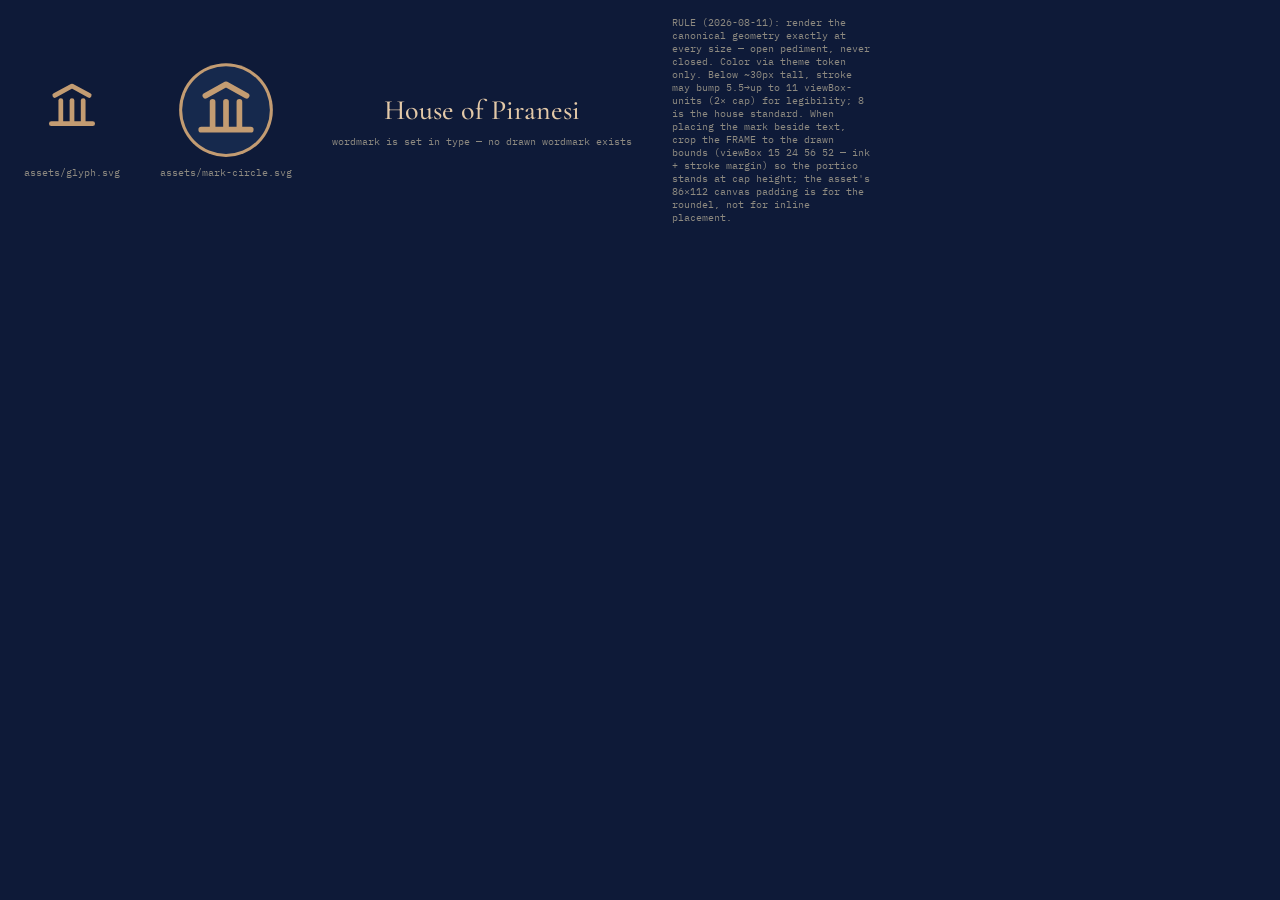
<file: guidelines/brand-marks.card.html>
<!-- @dsCard group="Brand" viewport="700x170" name="Marks" subtitle="The columned-house glyph — outline and roundel" -->
<!DOCTYPE html>
<html>
<head>
<meta charset="utf-8">
<link rel="stylesheet" href="../styles.css">
<style>
  html, body { margin: 0; }
  body { background: var(--surface-deep); font-family: var(--font-mono); padding: 16px 24px; display: flex; align-items: center; gap: 40px; }
  a { color: var(--bronze-400); } a:hover { color: var(--bronze-300); }
  .m { display: flex; flex-direction: column; align-items: center; gap: 8px; }
  .m img { height: 96px; }
  .m span { font-size: 10px; color: var(--text-muted); }
  .name { font-family: var(--font-display); font-size: var(--text-xl); color: var(--text-display); font-weight: 500; }
</style>
</head>
<body>
  <div class="m"><img src="../assets/glyph.svg" alt="Glyph"><span>assets/glyph.svg</span></div>
  <div class="m"><img src="../assets/mark-circle.svg" alt="Roundel"><span>assets/mark-circle.svg</span></div>
  <div class="m"><div class="name">House of Piranesi</div><span>wordmark is set in type — no drawn wordmark exists</span></div>
  <div class="m" style="max-width:200px"><span style="font-size:10px;color:var(--text-muted);text-align:left">RULE (2026-08-11): render the canonical geometry exactly at every size — open pediment, never closed. Color via theme token only. Below ~30px tall, stroke may bump 5.5&rarr;up to 11 viewBox-units (2&times; cap) for legibility; 8 is the house standard. When placing the mark beside text, crop the FRAME to the drawn bounds (viewBox 15 24 56 52 — ink + stroke margin) so the portico stands at cap height; the asset's 86&times;112 canvas padding is for the roundel, not for inline placement.</span></div>
</body>
</html>
</file>
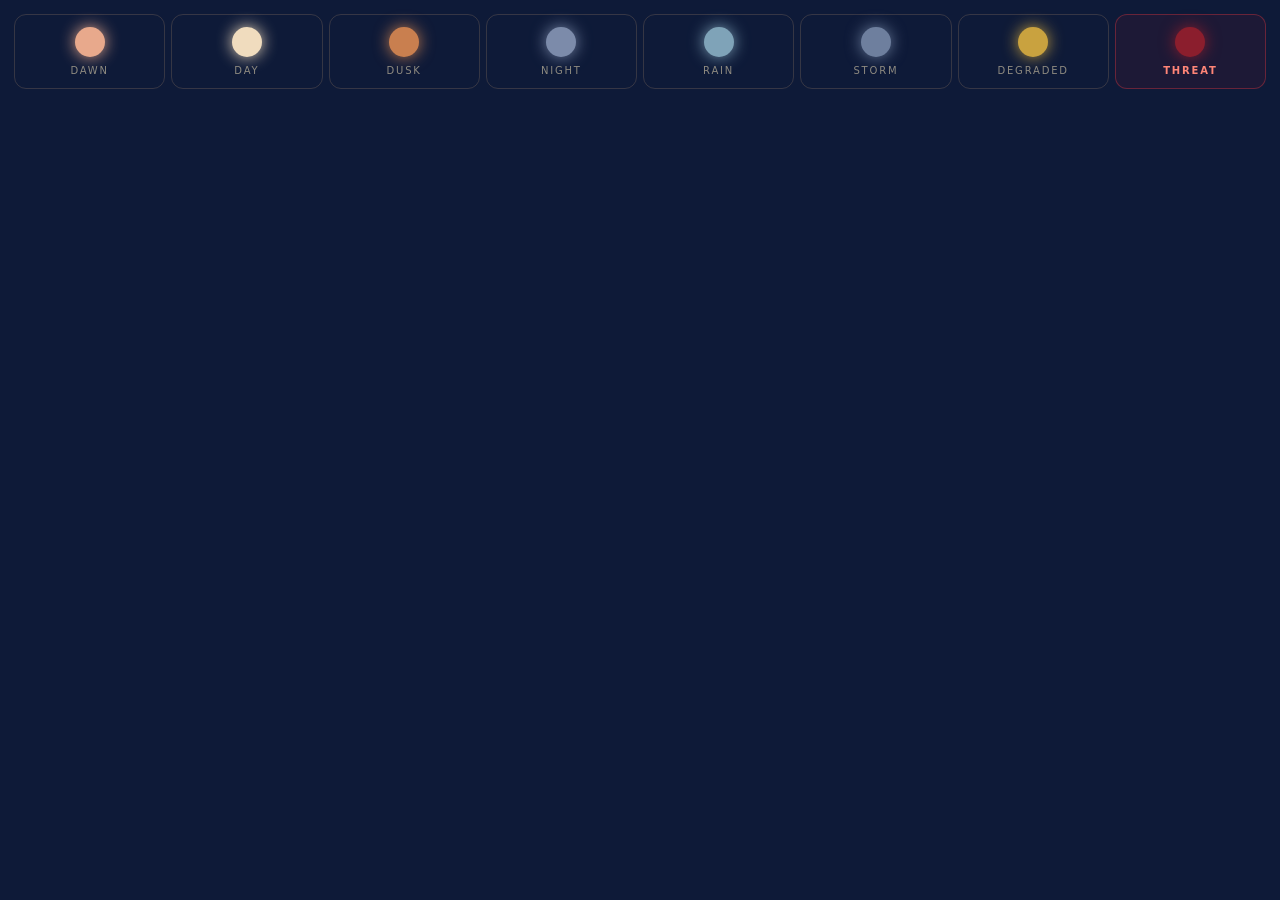
<file: guidelines/colors-context.card.html>
<!-- @dsCard group="Colors" viewport="700x150" name="Context Modulations" subtitle="Time of day, weather, system status — layered over any mood" -->
<!DOCTYPE html>
<html>
<head>
<meta charset="utf-8">
<link rel="stylesheet" href="../styles.css">
<style>
  html, body { margin: 0; }
  body { background: var(--surface-deep); font-family: var(--font-ui); padding: 14px; }
  a { color: var(--bronze-400); } a:hover { color: var(--bronze-300); }
  .row { display: grid; grid-template-columns: repeat(8, 1fr); gap: 6px; }
  .m { display: flex; flex-direction: column; align-items: center; gap: 8px; padding: 12px 4px; border: 1px solid var(--border-subtle); border-radius: var(--radius-md); }
  .dot { width: 30px; height: 30px; border-radius: 50%; }
  .m span { font-size: 10px; color: var(--text-muted); letter-spacing: var(--tracking-caps); text-transform: uppercase; }
  .m.threat { border-color: rgba(179, 49, 63, 0.5); background: rgba(139, 30, 45, 0.12); }
  .m.threat span { color: var(--threat-text); font-weight: 700; }
</style>
</head>
<body>
  <div class="row">
    <div class="m"><div class="dot" style="background: var(--mod-dawn); box-shadow: 0 0 16px var(--mod-dawn);"></div><span>dawn</span></div>
    <div class="m"><div class="dot" style="background: var(--mod-day); box-shadow: 0 0 16px var(--mod-day);"></div><span>day</span></div>
    <div class="m"><div class="dot" style="background: var(--mod-dusk); box-shadow: 0 0 16px var(--mod-dusk);"></div><span>dusk</span></div>
    <div class="m"><div class="dot" style="background: var(--mod-night); box-shadow: 0 0 16px var(--mod-night);"></div><span>night</span></div>
    <div class="m"><div class="dot" style="background: var(--mod-rain); box-shadow: 0 0 16px var(--mod-rain);"></div><span>rain</span></div>
    <div class="m"><div class="dot" style="background: var(--mod-storm); box-shadow: 0 0 16px var(--mod-storm);"></div><span>storm</span></div>
    <div class="m"><div class="dot" style="background: var(--mod-degraded); box-shadow: 0 0 16px var(--mod-degraded);"></div><span>degraded</span></div>
    <div class="m threat"><div class="dot" style="background: var(--mod-threat); box-shadow: 0 0 16px var(--mod-threat);"></div><span>threat</span></div>
  </div>
</body>
</html>
</file>
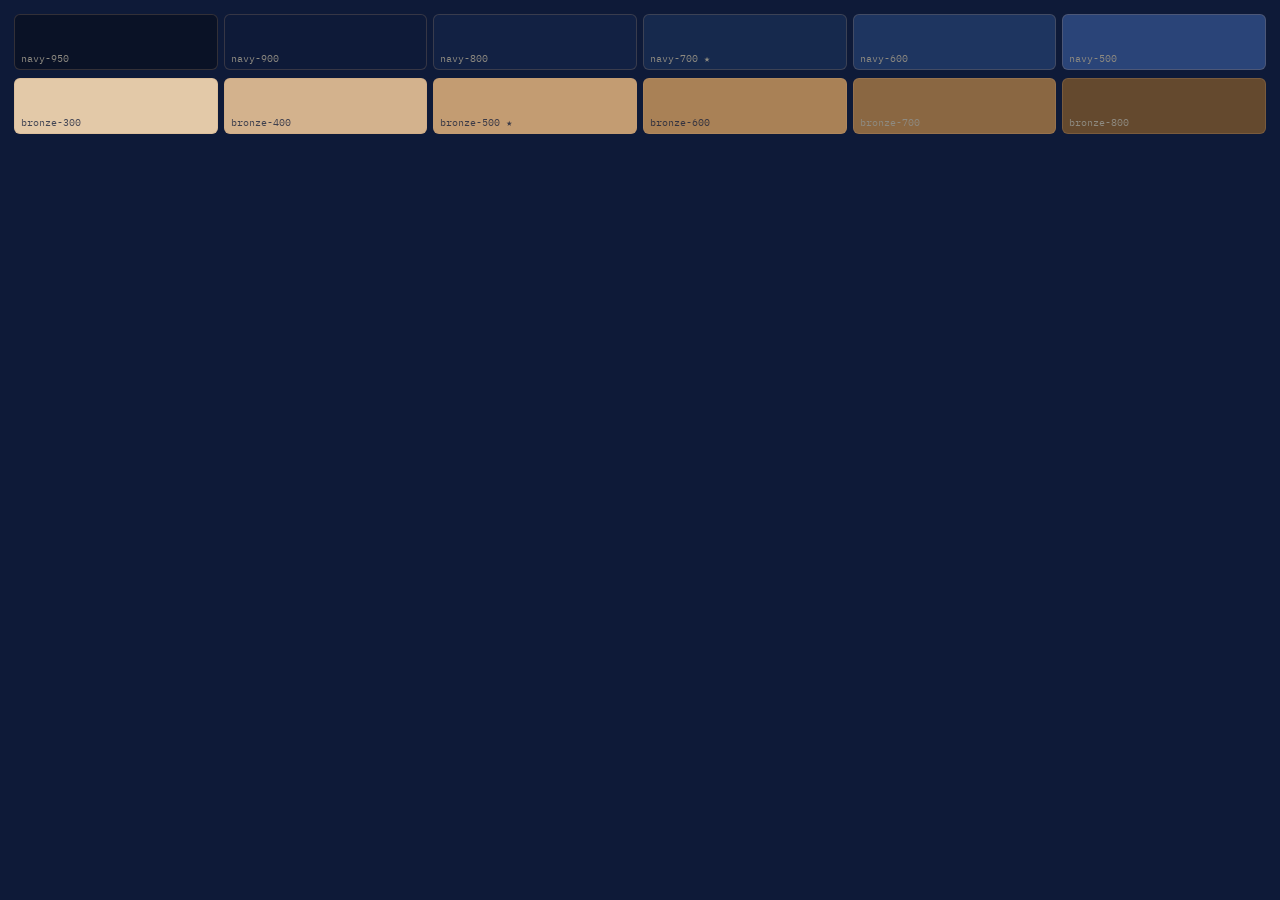
<file: guidelines/colors-core.card.html>
<!-- @dsCard group="Colors" viewport="700x150" name="Navy & Bronze" subtitle="Base surface and accent scales" -->
<!DOCTYPE html>
<html>
<head>
<meta charset="utf-8">
<link rel="stylesheet" href="../styles.css">
<style>
  html, body { margin: 0; }
  body { background: var(--surface-deep); font-family: var(--font-mono); padding: 14px; }
  a { color: var(--bronze-400); } a:hover { color: var(--bronze-300); }
  .row { display: grid; grid-template-columns: repeat(6, 1fr); gap: 6px; margin-bottom: 8px; }
  .sw { height: 46px; border-radius: var(--radius-sm); border: 1px solid var(--border-subtle); display: flex; align-items: flex-end; padding: 4px 6px; }
  .sw span { font-size: 10px; color: var(--text-muted); }
  .sw.on-light span { color: rgba(14, 26, 56, 0.75); }
</style>
</head>
<body>
  <div class="row">
    <div class="sw" style="background: var(--navy-950);"><span>navy-950</span></div>
    <div class="sw" style="background: var(--navy-900);"><span>navy-900</span></div>
    <div class="sw" style="background: var(--navy-800);"><span>navy-800</span></div>
    <div class="sw" style="background: var(--navy-700);"><span>navy-700 ★</span></div>
    <div class="sw" style="background: var(--navy-600);"><span>navy-600</span></div>
    <div class="sw" style="background: var(--navy-500);"><span>navy-500</span></div>
  </div>
  <div class="row" style="margin-bottom: 0;">
    <div class="sw on-light" style="background: var(--bronze-300);"><span>bronze-300</span></div>
    <div class="sw on-light" style="background: var(--bronze-400);"><span>bronze-400</span></div>
    <div class="sw on-light" style="background: var(--bronze-500);"><span>bronze-500 ★</span></div>
    <div class="sw on-light" style="background: var(--bronze-600);"><span>bronze-600</span></div>
    <div class="sw" style="background: var(--bronze-700);"><span>bronze-700</span></div>
    <div class="sw" style="background: var(--bronze-800);"><span>bronze-800</span></div>
  </div>
</body>
</html>
</file>
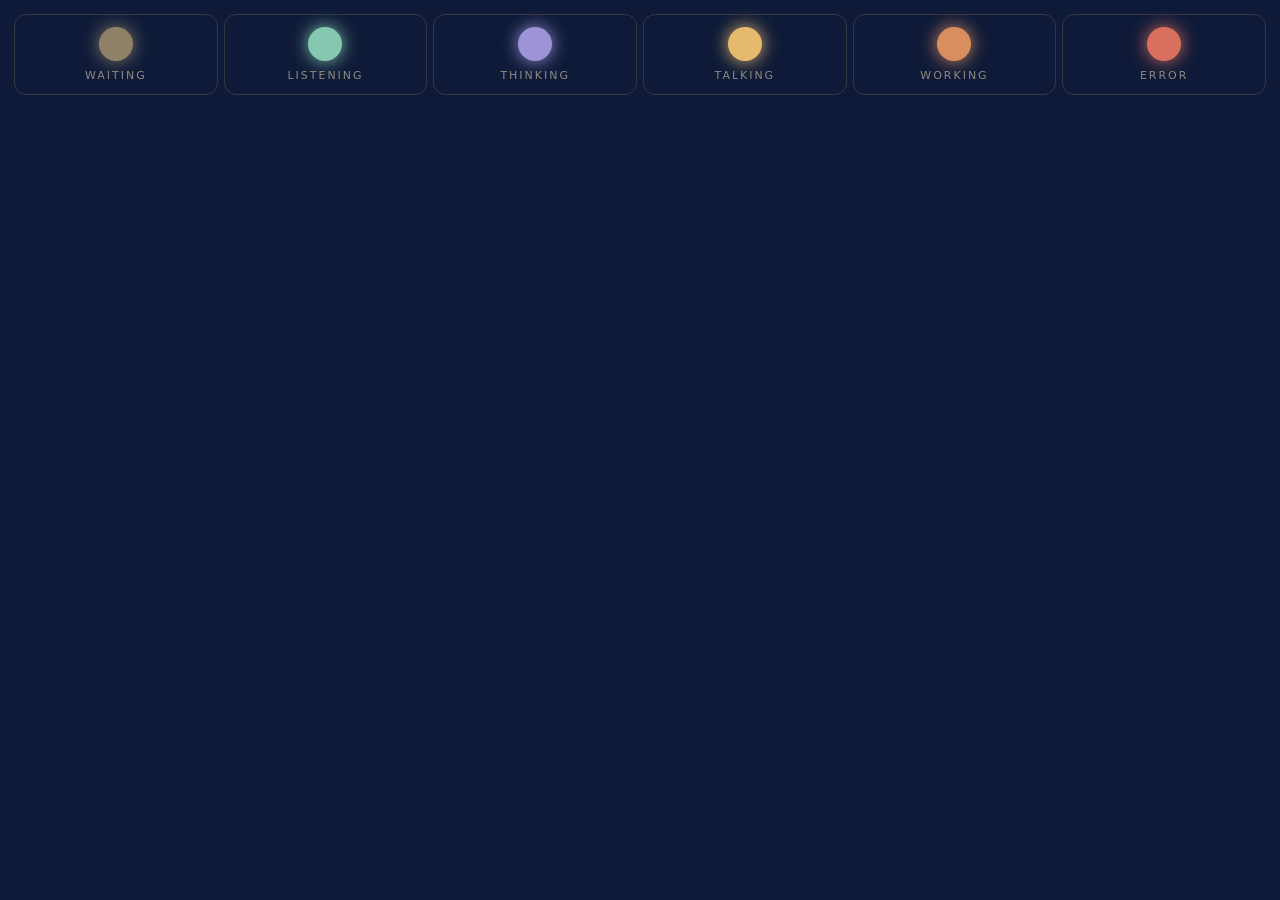
<file: guidelines/colors-mood.card.html>
<!-- @dsCard group="Colors" viewport="700x130" name="Mood Hues" subtitle="The orb shifts hue with conversational state" -->
<!DOCTYPE html>
<html>
<head>
<meta charset="utf-8">
<link rel="stylesheet" href="../styles.css">
<style>
  html, body { margin: 0; }
  body { background: var(--surface-deep); font-family: var(--font-ui); padding: 14px; }
  a { color: var(--bronze-400); } a:hover { color: var(--bronze-300); }
  .row { display: grid; grid-template-columns: repeat(6, 1fr); gap: 6px; }
  .m { display: flex; flex-direction: column; align-items: center; gap: 8px; padding: 12px 4px; border: 1px solid var(--border-subtle); border-radius: var(--radius-md); }
  .dot { width: 34px; height: 34px; border-radius: 50%; }
  .m span { font-size: 11px; color: var(--text-muted); letter-spacing: var(--tracking-caps); text-transform: uppercase; }
</style>
</head>
<body>
  <div class="row">
    <div class="m"><div class="dot" style="background: var(--mood-waiting); box-shadow: 0 0 18px var(--mood-waiting);"></div><span>waiting</span></div>
    <div class="m"><div class="dot" style="background: var(--mood-listening); box-shadow: 0 0 18px var(--mood-listening);"></div><span>listening</span></div>
    <div class="m"><div class="dot" style="background: var(--mood-thinking); box-shadow: 0 0 18px var(--mood-thinking);"></div><span>thinking</span></div>
    <div class="m"><div class="dot" style="background: var(--mood-talking); box-shadow: 0 0 18px var(--mood-talking);"></div><span>talking</span></div>
    <div class="m"><div class="dot" style="background: var(--mood-working); box-shadow: 0 0 18px var(--mood-working);"></div><span>working</span></div>
    <div class="m"><div class="dot" style="background: var(--mood-error); box-shadow: 0 0 18px var(--mood-error);"></div><span>error</span></div>
  </div>
</body>
</html>
</file>
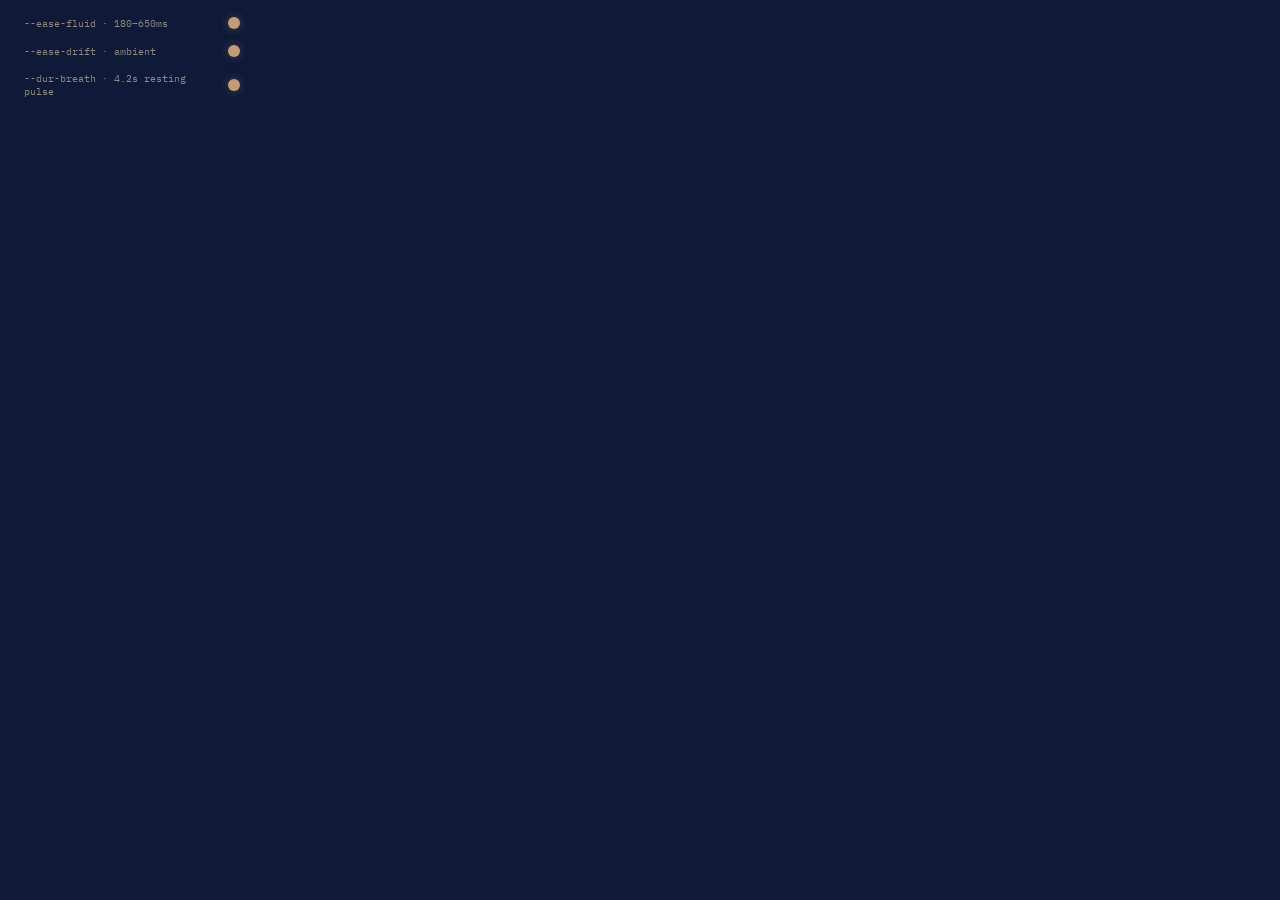
<file: guidelines/motion.card.html>
<!-- @dsCard group="Foundations" viewport="700x130" name="Motion" subtitle="Fluid morphs, never cuts — breathing is the resting tempo" -->
<!DOCTYPE html>
<html>
<head>
<meta charset="utf-8">
<link rel="stylesheet" href="../styles.css">
<style>
  html, body { margin: 0; }
  body { background: var(--surface-deep); font-family: var(--font-mono); padding: 16px 24px; display: flex; flex-direction: column; gap: 14px; }
  a { color: var(--bronze-400); } a:hover { color: var(--bronze-300); }
  .lane { display: flex; align-items: center; gap: 14px; }
  .lane span { font-size: 10px; color: var(--text-muted); width: 190px; }
  .track { flex: 1; height: 14px; position: relative; }
  .ball { position: absolute; top: 1px; width: 12px; height: 12px; border-radius: 50%; background: var(--bronze-500); box-shadow: 0 0 10px var(--glow-accent); }
  @media (prefers-reduced-motion: no-preference) {
    .a1 { animation: slide 1.8s var(--ease-fluid) infinite alternate; }
    .a2 { animation: slide 3.2s var(--ease-drift) infinite alternate; }
    .a3 { animation: breathe var(--dur-breath) ease-in-out infinite; left: 0; }
  }
  @keyframes slide { from { left: 0; } to { left: calc(100% - 12px); } }
  @keyframes breathe { 0%, 100% { transform: scale(1); opacity: 0.55; } 50% { transform: scale(1.7); opacity: 1; } }
</style>
</head>
<body>
  <div class="lane"><span>--ease-fluid · 180–650ms</span><div class="track"><div class="ball a1"></div></div></div>
  <div class="lane"><span>--ease-drift · ambient</span><div class="track"><div class="ball a2"></div></div></div>
  <div class="lane"><span>--dur-breath · 4.2s resting pulse</span><div class="track"><div class="ball a3"></div></div></div>
</body>
</html>
</file>
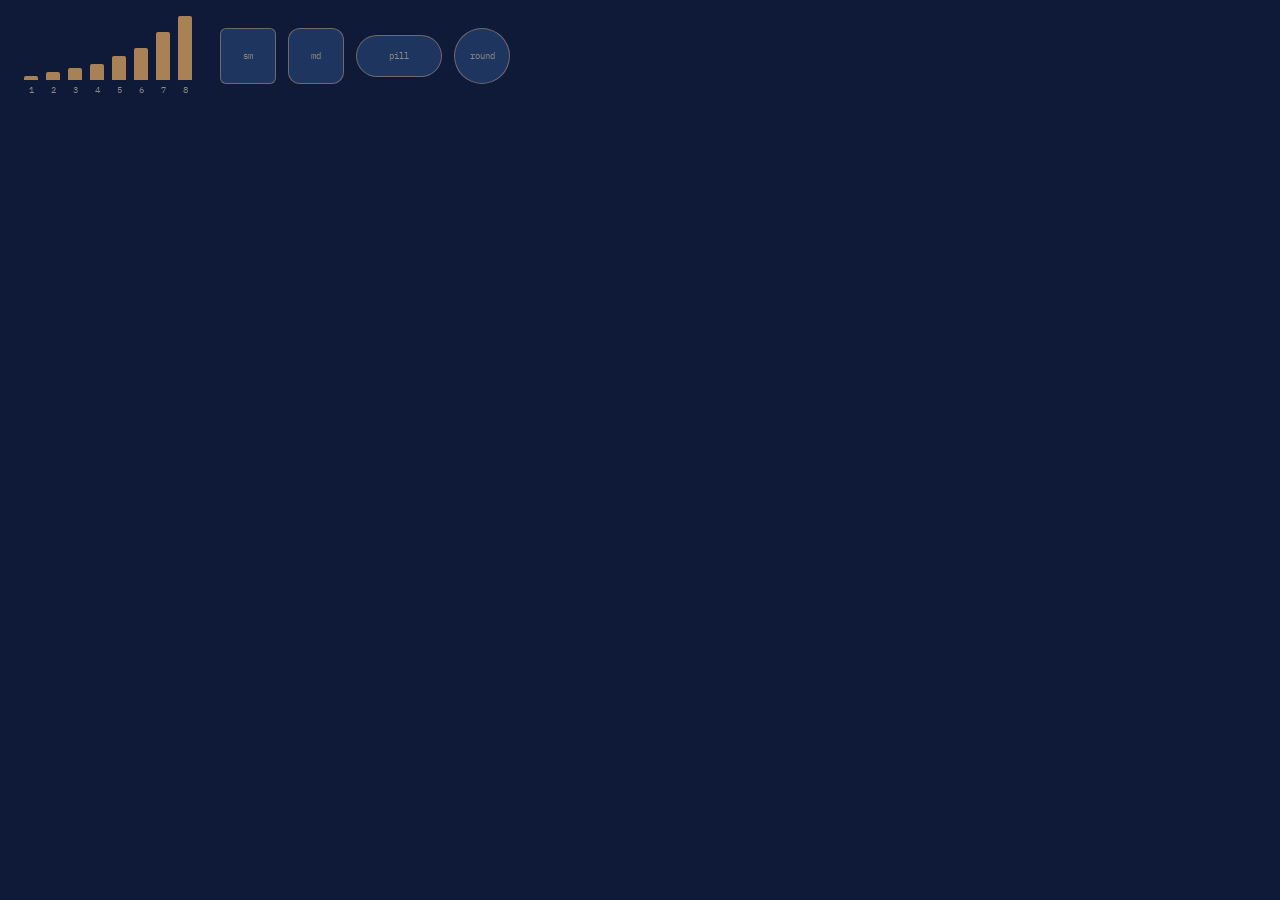
<file: guidelines/spacing.card.html>
<!-- @dsCard group="Foundations" viewport="700x130" name="Spacing & Radii" subtitle="4px base scale; round is the signature radius" -->
<!DOCTYPE html>
<html>
<head>
<meta charset="utf-8">
<link rel="stylesheet" href="../styles.css">
<style>
  html, body { margin: 0; }
  body { background: var(--surface-deep); font-family: var(--font-mono); padding: 16px 24px; display: flex; align-items: center; gap: 28px; }
  a { color: var(--bronze-400); } a:hover { color: var(--bronze-300); }
  .bars { display: flex; align-items: flex-end; gap: 8px; }
  .bar { background: var(--bronze-600); width: 14px; border-radius: 2px 2px 0 0; }
  .bars span { font-size: 9px; color: var(--text-muted); display: block; text-align: center; margin-top: 4px; }
  .r { display: flex; gap: 12px; align-items: center; }
  .rbox { border: 1px solid var(--border-strong); background: var(--navy-600); width: 54px; height: 54px; display: flex; align-items: center; justify-content: center; font-size: 9px; color: var(--text-muted); }
</style>
</head>
<body>
  <div class="bars">
    <div><div class="bar" style="height: 4px;"></div><span>1</span></div>
    <div><div class="bar" style="height: 8px;"></div><span>2</span></div>
    <div><div class="bar" style="height: 12px;"></div><span>3</span></div>
    <div><div class="bar" style="height: 16px;"></div><span>4</span></div>
    <div><div class="bar" style="height: 24px;"></div><span>5</span></div>
    <div><div class="bar" style="height: 32px;"></div><span>6</span></div>
    <div><div class="bar" style="height: 48px;"></div><span>7</span></div>
    <div><div class="bar" style="height: 64px;"></div><span>8</span></div>
  </div>
  <div class="r">
    <div class="rbox" style="border-radius: var(--radius-sm);">sm</div>
    <div class="rbox" style="border-radius: var(--radius-md);">md</div>
    <div class="rbox" style="border-radius: var(--radius-pill); width: 84px; height: 40px;">pill</div>
    <div class="rbox" style="border-radius: var(--radius-round);">round</div>
  </div>
</body>
</html>
</file>
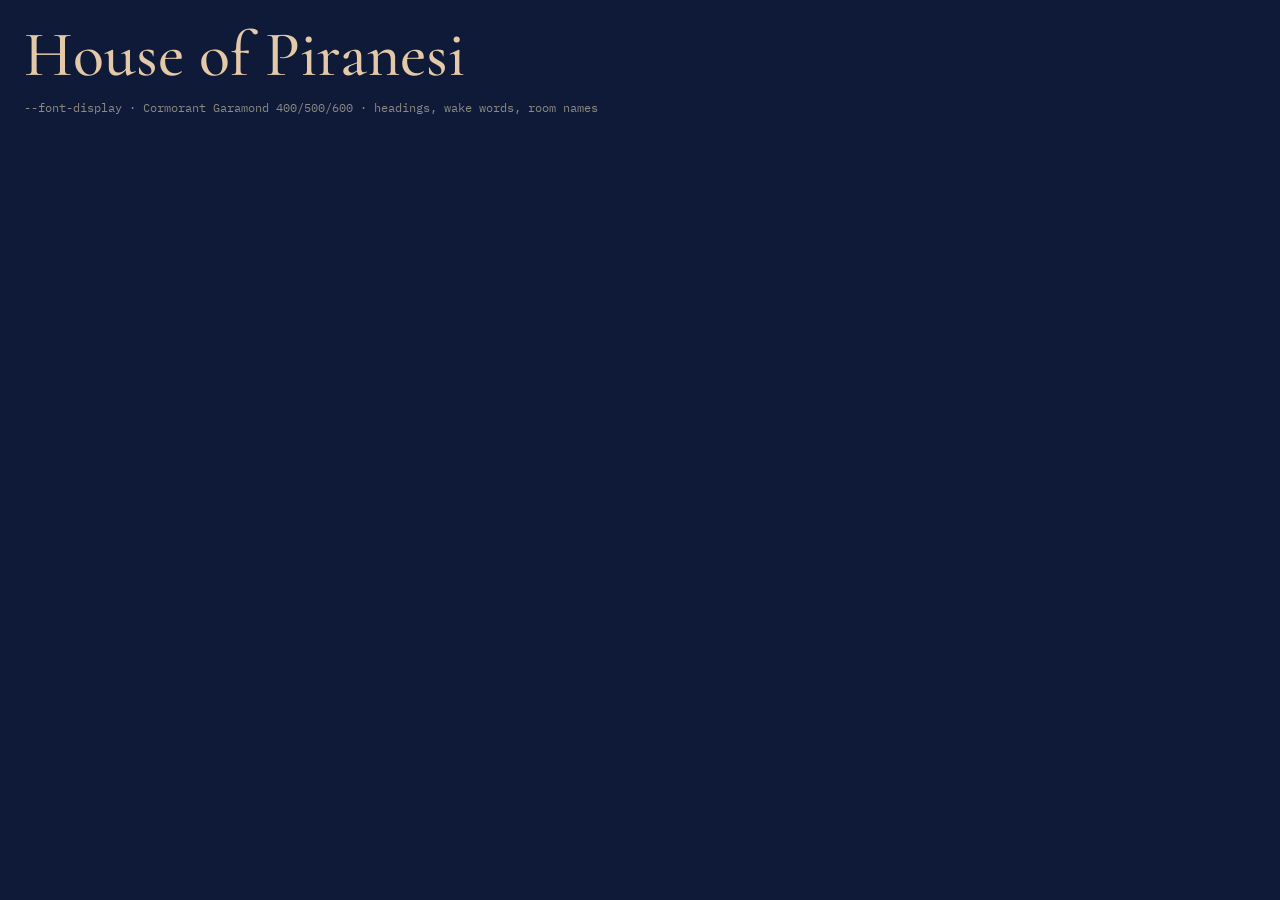
<file: guidelines/type-display.card.html>
<!-- @dsCard group="Type" viewport="700x150" name="Display — Cormorant Garamond" subtitle="Classical serif for names and headlines" -->
<!DOCTYPE html>
<html>
<head>
<meta charset="utf-8">
<link rel="stylesheet" href="../styles.css">
<style>
  html, body { margin: 0; }
  body { background: var(--surface-deep); padding: 20px 24px; }
  a { color: var(--bronze-400); } a:hover { color: var(--bronze-300); }
  h1 { font-family: var(--font-display); font-weight: 500; font-size: var(--text-3xl); line-height: var(--leading-tight); color: var(--text-display); margin: 0; }
  p { font-family: var(--font-mono); font-size: var(--text-xs); color: var(--text-muted); margin: 10px 0 0; }
</style>
</head>
<body>
  <h1>House of Piranesi</h1>
  <p>--font-display · Cormorant Garamond 400/500/600 · headings, wake words, room names</p>
</body>
</html>
</file>
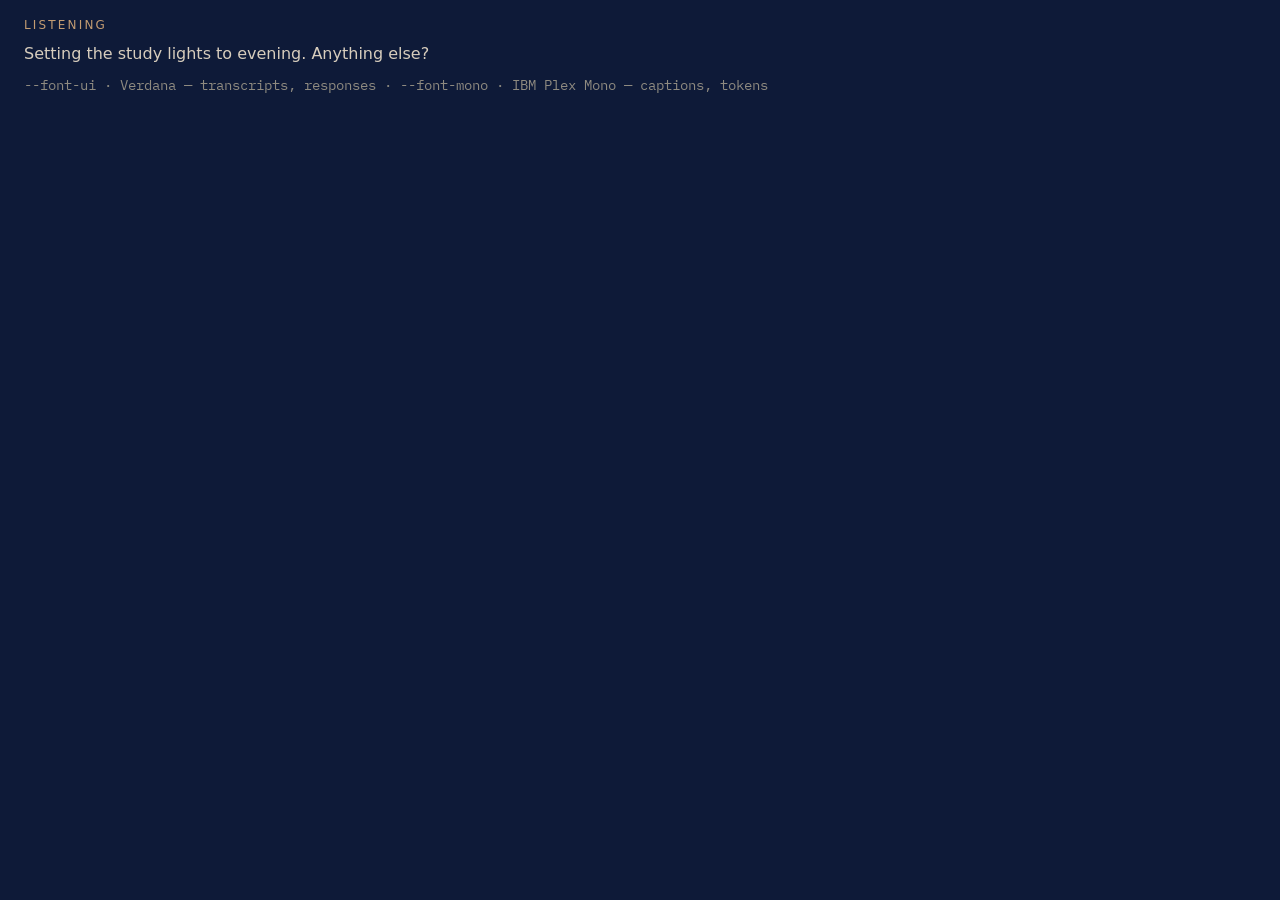
<file: guidelines/type-ui.card.html>
<!-- @dsCard group="Type" viewport="700x170" name="UI & Mono" subtitle="Interface text, captions, state labels" -->
<!DOCTYPE html>
<html>
<head>
<meta charset="utf-8">
<link rel="stylesheet" href="../styles.css">
<style>
  html, body { margin: 0; }
  body { background: var(--surface-deep); padding: 18px 24px; display: flex; flex-direction: column; gap: 10px; }
  a { color: var(--bronze-400); } a:hover { color: var(--bronze-300); }
  .body { font-family: var(--font-ui); font-size: var(--text-md); line-height: var(--leading-normal); color: var(--text-body); margin: 0; }
  .label { font-family: var(--font-ui); font-size: var(--text-xs); letter-spacing: var(--tracking-caps); text-transform: uppercase; color: var(--bronze-500); margin: 0; }
  .mono { font-family: var(--font-mono); font-size: var(--text-sm); color: var(--text-muted); margin: 0; }
</style>
</head>
<body>
  <p class="label">Listening</p>
  <p class="body">Setting the study lights to evening. Anything else?</p>
  <p class="mono">--font-ui · Verdana — transcripts, responses · --font-mono · IBM Plex Mono — captions, tokens</p>
</body>
</html>
</file>
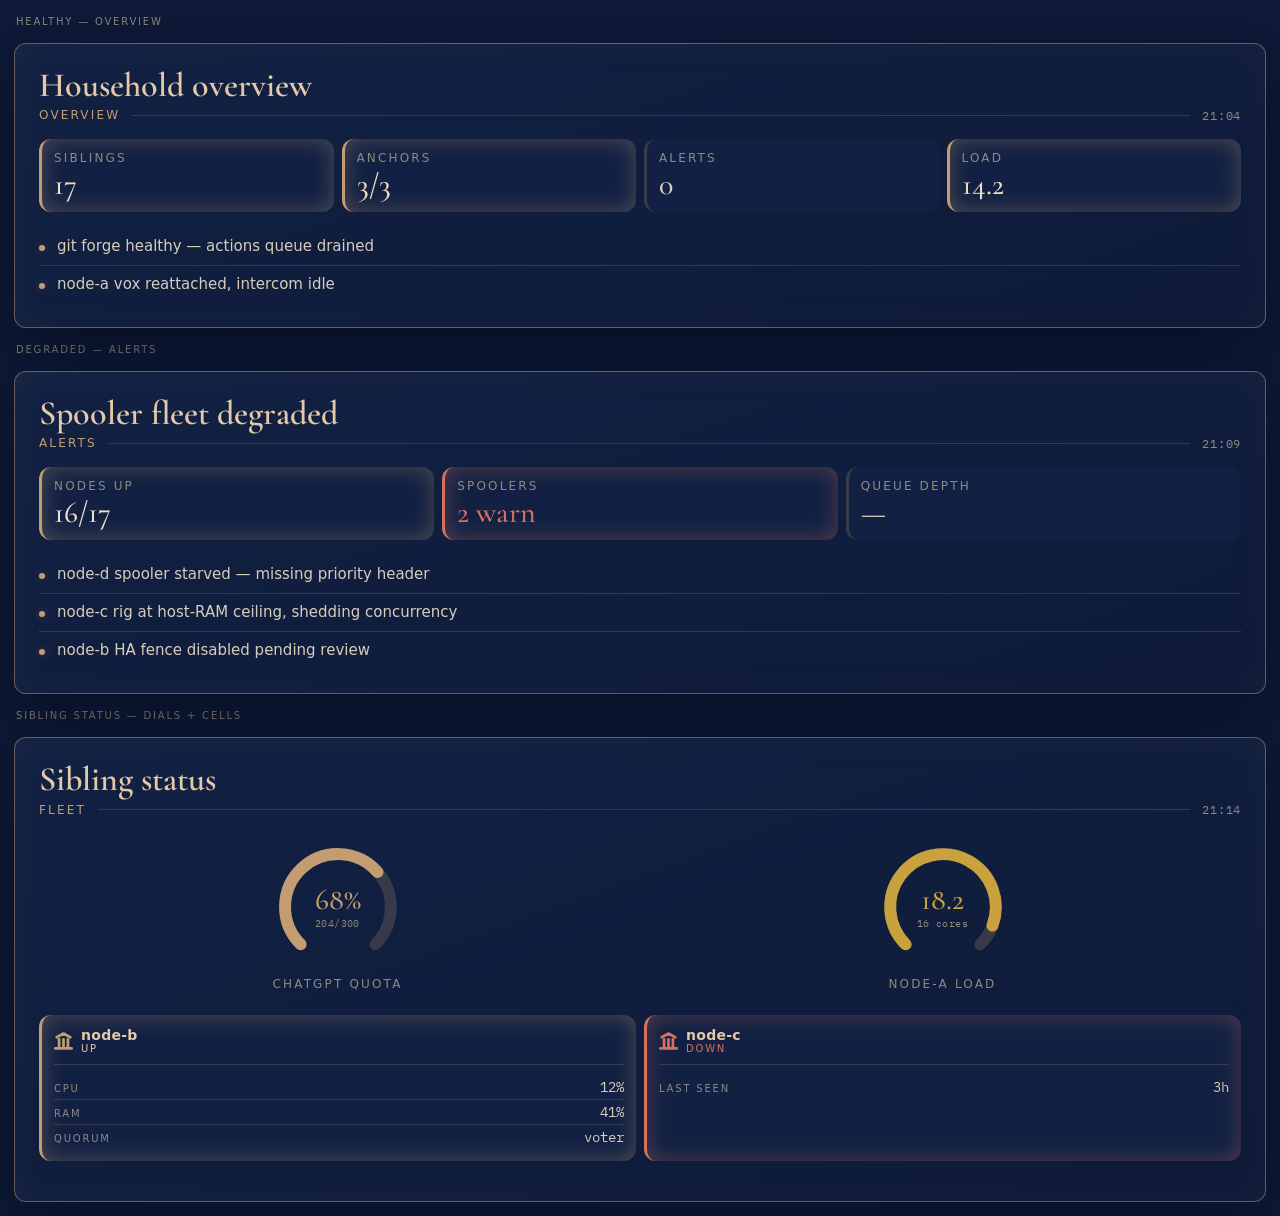
<file: components/report-panel/report-panel.card.html>
<!-- @dsCard group="Components" viewport="700x760" name="ReportPanel" subtitle="Voice status report — usage dials, sibling cells, tiles, advisories" -->
<!DOCTYPE html>
<html>
<head>
<meta charset="utf-8">
<!-- Same convention as components/orb/orb.card.html: two levels up to the
     repo-root styles.css, which @imports the tokens. Renders standalone from
     the file system — no server, no CDN, no build. -->
<link rel="stylesheet" href="../../styles.css">
<style>
  html, body { margin: 0; }
  body { background: var(--surface-deep); font-family: var(--font-ui); padding: 14px;
         display: flex; flex-direction: column; gap: 14px; }

  /* The panel, re-expressed from adapters/hall-display/web/report-panel.js as
     static markup so the design-sync preview matches the live render. */
  .panel {
    box-sizing: border-box; padding: var(--space-5);
    border-radius: var(--radius-md);
    border: 1px solid var(--border-strong);
    background: linear-gradient(160deg, var(--navy-800) 0%, var(--navy-900) 100%);
    box-shadow: 0 18px 60px rgba(6, 10, 22, 0.55), inset 0 0 40px rgba(195, 156, 114, 0.05);
    animation: pv-report-in var(--dur-state) var(--ease-swell) both;
  }
  @keyframes pv-report-in {
    from { opacity: 0; transform: translateY(18px) scale(0.985); }
    to   { opacity: 1; transform: none; }
  }

  .hdr { display: flex; flex-direction: column; gap: var(--space-1); margin-bottom: var(--space-4); }
  .title { font-family: var(--font-display); font-size: 34px; line-height: 1.05;
           color: var(--text-display); font-weight: 600; }
  .meta { display: flex; align-items: center; gap: var(--space-3); }
  .domain { font-size: var(--text-xs); color: var(--accent);
            letter-spacing: var(--tracking-caps); text-transform: uppercase; }
  .rule { flex: 1 1 auto; height: 1px; background: var(--border-subtle); }
  .ts { font-family: var(--font-mono); font-size: var(--text-xs);
        color: var(--text-muted); letter-spacing: 0.06em; }

  .tiles { display: grid; gap: var(--space-2); margin-bottom: var(--space-4); }
  .tiles.c3 { grid-template-columns: repeat(3, minmax(0, 1fr)); }
  .tiles.c4 { grid-template-columns: repeat(4, minmax(0, 1fr)); }
  .tile { display: flex; flex-direction: column; gap: var(--space-1);
          padding: var(--space-3); border-radius: var(--radius-md);
          background: var(--navy-800); border-left: 3px solid var(--border-subtle); }
  .tile.ok    { border-left-color: var(--bronze-500); box-shadow: inset 0 0 22px var(--glow-accent); }
  .tile.bad   { border-left-color: var(--mood-error); box-shadow: inset 0 0 22px rgba(217, 112, 95, 0.35); }
  .tile .l { font-size: var(--text-xs); color: var(--text-muted);
             letter-spacing: var(--tracking-caps); text-transform: uppercase;
             white-space: nowrap; overflow: hidden; text-overflow: ellipsis; }
  .tile .v { font-family: var(--font-display); font-size: 30px; line-height: 1.05;
             color: var(--text-body); font-weight: 500; }
  .tile.ok  .v { color: var(--bronze-200); }
  .tile.bad .v { color: var(--mood-error); }

  .lines { display: flex; flex-direction: column; }
  .line { display: flex; align-items: baseline; gap: var(--space-3); padding: var(--space-2) 0; }
  .line + .line { border-top: 1px solid var(--border-subtle); }
  .dot { flex: 0 0 auto; width: 6px; height: 6px; margin-top: 2px; border-radius: var(--radius-round);
         background: var(--bronze-500); box-shadow: 0 0 8px var(--glow-accent); }
  .line .t { font-size: 15px; line-height: 1.4; color: var(--text-body); }

  .stage-label { font-size: 10px; color: var(--text-muted);
                 letter-spacing: var(--tracking-caps); text-transform: uppercase; margin: 2px; }

  /* Usage dials — 270deg arc gauges (mirror of the live inline-SVG Dial). */
  .dials { display: grid; gap: var(--space-2); margin-bottom: var(--space-4); }
  .dials.c2 { grid-template-columns: repeat(2, minmax(0, 1fr)); }
  .dial { display: flex; flex-direction: column; align-items: center; gap: var(--space-1);
          padding: var(--space-2) var(--space-1); min-width: 0; }
  .dial-gauge { position: relative; width: 100%; max-width: 132px; }
  .dial-gauge svg { width: 100%; height: auto; display: block; }
  .dial-ctr { position: absolute; inset: 0; display: flex; flex-direction: column;
              align-items: center; justify-content: center; pointer-events: none; }
  .dial-val { font-family: var(--font-display); font-size: 30px; line-height: 1; font-weight: 500; }
  .dial-sub { font-family: var(--font-mono); font-size: 10px; color: var(--text-muted);
              margin-top: 2px; letter-spacing: 0.04em; }
  .dial-label { font-family: var(--font-ui); font-size: var(--text-xs); color: var(--text-muted);
                letter-spacing: var(--tracking-caps); text-transform: uppercase; text-align: center; }
  .track { fill: none; stroke: var(--border-subtle); stroke-width: 9; stroke-linecap: round; }
  .arc   { fill: none; stroke-width: 9; stroke-linecap: round; }
  .arc.ok   { stroke: var(--bronze-500); }
  .arc.warn { stroke: var(--mod-degraded); }
  .arc.crit { stroke: var(--mood-error); }
  .dial-val.ok   { color: var(--bronze-500); }
  .dial-val.warn { color: var(--mod-degraded); }
  .dial-val.crit { color: var(--mood-error); }

  /* Sibling-status cells — house-crest + name + liveness, then metric rows. */
  .cells { display: grid; gap: var(--space-2); margin-bottom: var(--space-4); }
  .cells.c2 { grid-template-columns: repeat(2, minmax(0, 1fr)); }
  .cells.c3 { grid-template-columns: repeat(3, minmax(0, 1fr)); }
  .cell { display: flex; flex-direction: column; gap: var(--space-2);
          padding: var(--space-3); border-radius: var(--radius-md);
          background: var(--navy-800); border-left: 3px solid var(--border-subtle); }
  .cell.up   { border-left-color: var(--bronze-500); box-shadow: inset 0 0 22px var(--glow-accent); }
  .cell.warn { border-left-color: var(--mod-degraded); box-shadow: inset 0 0 22px rgba(201,162,63,0.32); }
  .cell.down { border-left-color: var(--mood-error); box-shadow: inset 0 0 22px rgba(217,112,95,0.32); }
  .cell-head { display: flex; align-items: center; gap: var(--space-2); }
  .crest { flex: 0 0 auto; display: block; }
  .cell-name { font-family: var(--font-ui); font-size: var(--text-sm); font-weight: 600;
               color: var(--text-display); letter-spacing: 0.02em; }
  .cell-state { font-family: var(--font-ui); font-size: 10px; letter-spacing: var(--tracking-caps);
                text-transform: uppercase; }
  .cell.up   .cell-state { color: var(--bronze-300); }
  .cell.warn .cell-state { color: var(--mod-degraded); }
  .cell.down .cell-state { color: var(--mood-error); }
  .cell-div { height: 1px; background: var(--border-subtle); margin: 2px 0; }
  .metric { display: flex; align-items: baseline; justify-content: space-between;
            gap: var(--space-2); padding: 3px 0; }
  .metric + .metric { border-top: 1px solid var(--border-subtle); }
  .m-k { font-family: var(--font-ui); font-size: 10px; color: var(--text-muted);
         letter-spacing: var(--tracking-caps); text-transform: uppercase; white-space: nowrap; }
  .m-v { font-family: var(--font-mono); font-size: 14px; color: var(--text-body); text-align: right; }
</style>
</head>
<body>
  <div class="stage-label">Healthy — overview</div>
  <div class="panel">
    <div class="hdr">
      <div class="title">Household overview</div>
      <div class="meta">
        <span class="domain">overview</span>
        <span class="rule"></span>
        <span class="ts">21:04</span>
      </div>
    </div>
    <div class="tiles c4">
      <div class="tile ok"><span class="l">Siblings</span><span class="v">17</span></div>
      <div class="tile ok"><span class="l">Anchors</span><span class="v">3/3</span></div>
      <div class="tile"><span class="l">Alerts</span><span class="v">0</span></div>
      <div class="tile ok"><span class="l">Load</span><span class="v">14.2</span></div>
    </div>
    <div class="lines">
      <div class="line"><span class="dot"></span><span class="t">git forge healthy — actions queue drained</span></div>
      <div class="line"><span class="dot"></span><span class="t">node-a vox reattached, intercom idle</span></div>
    </div>
  </div>

  <div class="stage-label">Degraded — alerts</div>
  <div class="panel">
    <div class="hdr">
      <div class="title">Spooler fleet degraded</div>
      <div class="meta">
        <span class="domain">alerts</span>
        <span class="rule"></span>
        <span class="ts">21:09</span>
      </div>
    </div>
    <div class="tiles c3">
      <div class="tile ok"><span class="l">Nodes up</span><span class="v">16/17</span></div>
      <div class="tile bad"><span class="l">Spoolers</span><span class="v">2 warn</span></div>
      <div class="tile"><span class="l">Queue depth</span><span class="v">—</span></div>
    </div>
    <div class="lines">
      <div class="line"><span class="dot"></span><span class="t">node-d spooler starved — missing priority header</span></div>
      <div class="line"><span class="dot"></span><span class="t">node-c rig at host-RAM ceiling, shedding concurrency</span></div>
      <div class="line"><span class="dot"></span><span class="t">node-b HA fence disabled pending review</span></div>
    </div>
  </div>

  <div class="stage-label">Sibling status — dials + cells</div>
  <div class="panel">
    <div class="hdr">
      <div class="title">Sibling status</div>
      <div class="meta">
        <span class="domain">fleet</span>
        <span class="rule"></span>
        <span class="ts">21:14</span>
      </div>
    </div>
    <!-- Usage dials: 270deg arcs, gap centered at bottom (135deg -> 405deg). -->
    <div class="dials c2">
      <div class="dial">
        <div class="dial-gauge">
          <svg viewBox="0 0 100 100">
            <path class="track" d="M 21.72 78.28 A 40 40 0 1 1 78.28 78.28"></path>
            <path class="arc ok" d="M 21.72 78.28 A 40 40 0 1 1 80.00 23.55"></path>
          </svg>
          <div class="dial-ctr">
            <div class="dial-val ok">68%</div>
            <div class="dial-sub">204/300</div>
          </div>
        </div>
        <div class="dial-label">ChatGPT quota</div>
      </div>
      <div class="dial">
        <div class="dial-gauge">
          <svg viewBox="0 0 100 100">
            <path class="track" d="M 21.72 78.28 A 40 40 0 1 1 78.28 78.28"></path>
            <path class="arc warn" d="M 21.72 78.28 A 40 40 0 1 1 87.42 64.14"></path>
          </svg>
          <div class="dial-ctr">
            <div class="dial-val warn">18.2</div>
            <div class="dial-sub">16 cores</div>
          </div>
        </div>
        <div class="dial-label">node-a load</div>
      </div>
    </div>
    <!-- Sibling cells: the columned-house crest carries the liveness accent. -->
    <div class="cells c2">
      <div class="cell up">
        <div class="cell-head">
          <svg class="crest" width="19" height="18" viewBox="15 24 56 52" fill="none">
            <g stroke="var(--bronze-500)" stroke-width="8" stroke-linecap="round" stroke-linejoin="round">
            <path d="M23 39 L43 28 L63 39"></path>
            <path d="M30 45 L30 69"></path>
            <path d="M43 45 L43 69"></path>
            <path d="M56 45 L56 69"></path>
            <path d="M19 72 L67 72"></path>
            </g>
          </svg>
          <div><div class="cell-name">node-b</div><div class="cell-state">up</div></div>
        </div>
        <div class="cell-div"></div>
        <div class="cell-metrics">
          <div class="metric"><span class="m-k">cpu</span><span class="m-v">12%</span></div>
          <div class="metric"><span class="m-k">ram</span><span class="m-v">41%</span></div>
          <div class="metric"><span class="m-k">quorum</span><span class="m-v">voter</span></div>
        </div>
      </div>
      <div class="cell down">
        <div class="cell-head">
          <svg class="crest" width="19" height="18" viewBox="15 24 56 52" fill="none">
            <g stroke="var(--mood-error)" stroke-width="8" stroke-linecap="round" stroke-linejoin="round">
            <path d="M23 39 L43 28 L63 39"></path>
            <path d="M30 45 L30 69"></path>
            <path d="M43 45 L43 69"></path>
            <path d="M56 45 L56 69"></path>
            <path d="M19 72 L67 72"></path>
            </g>
          </svg>
          <div><div class="cell-name">node-c</div><div class="cell-state">down</div></div>
        </div>
        <div class="cell-div"></div>
        <div class="cell-metrics">
          <div class="metric"><span class="m-k">last seen</span><span class="m-v">3h</span></div>
        </div>
      </div>
    </div>
  </div>
</body>
</html>
</file>
<file: styles.css>
@import './tokens/colors.css';
@import './tokens/typography.css';
@import './tokens/spacing.css';
@import './tokens/motion.css';
</file>
